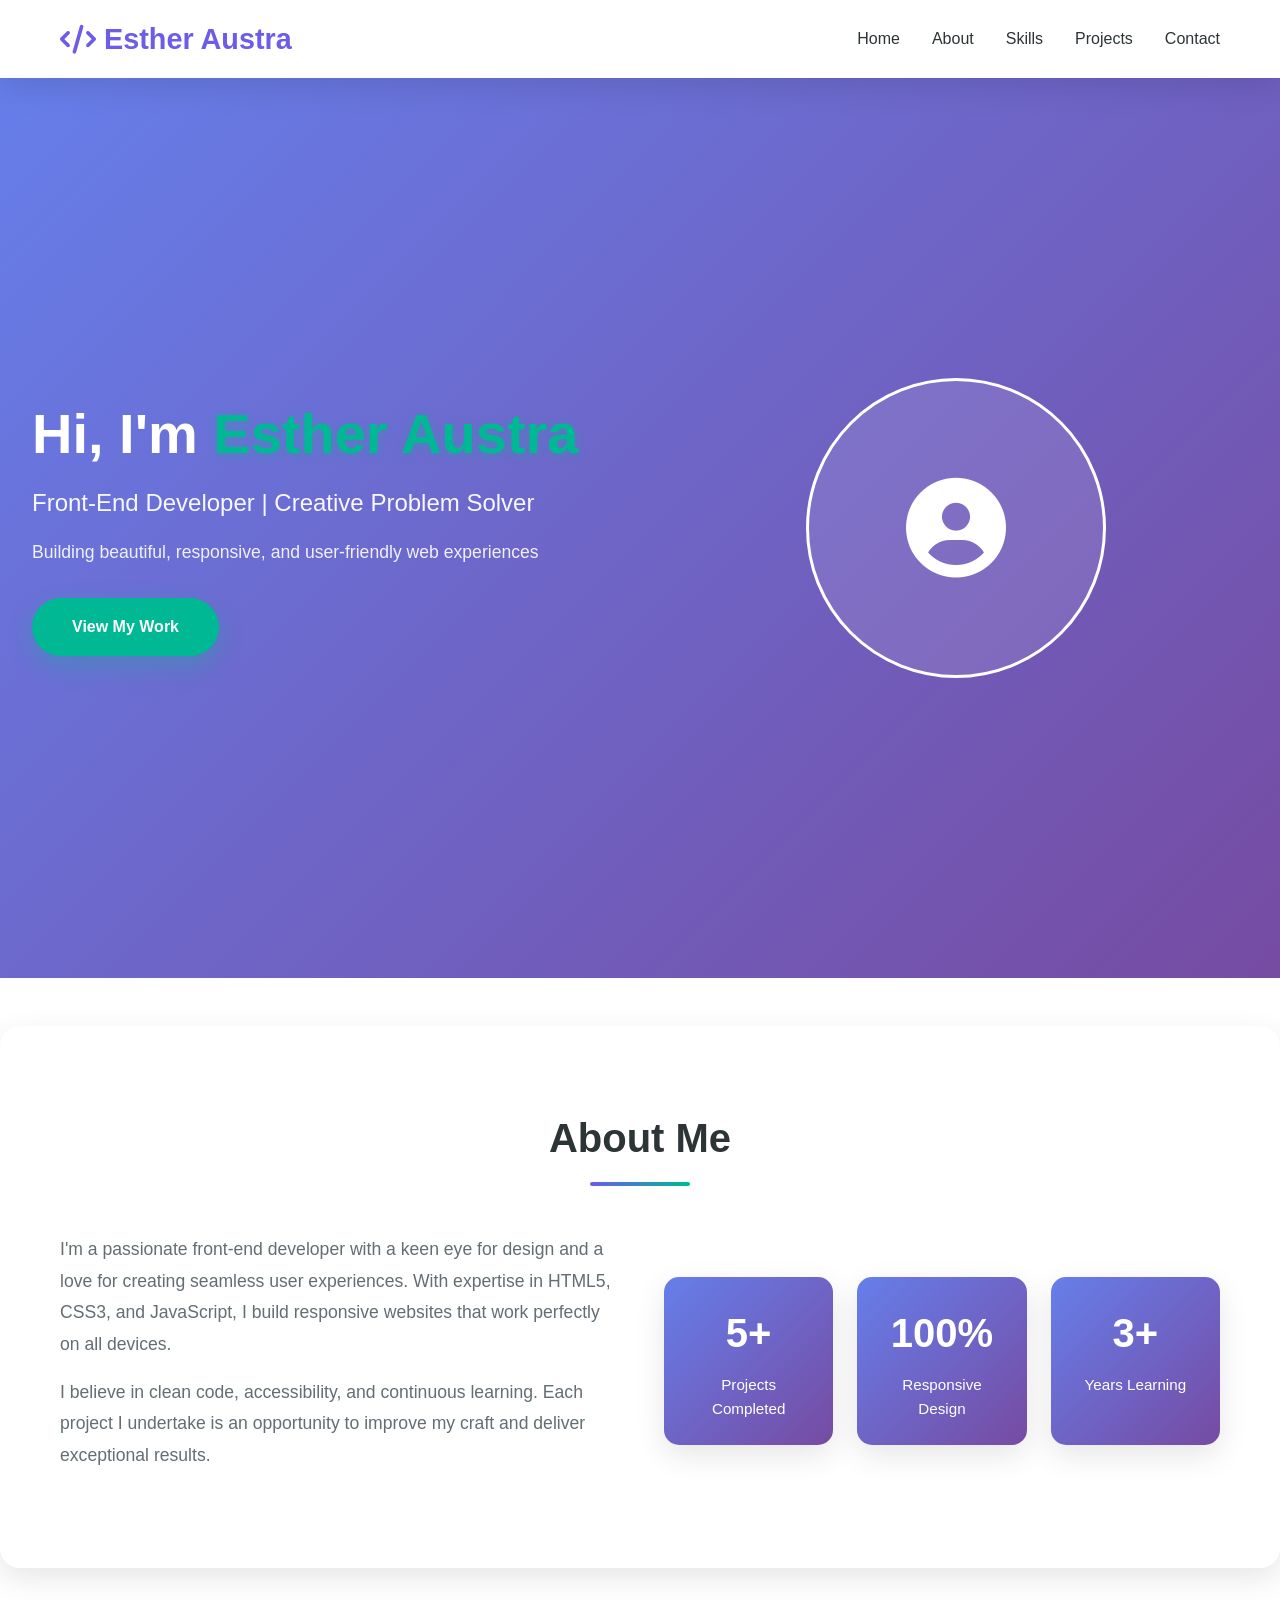
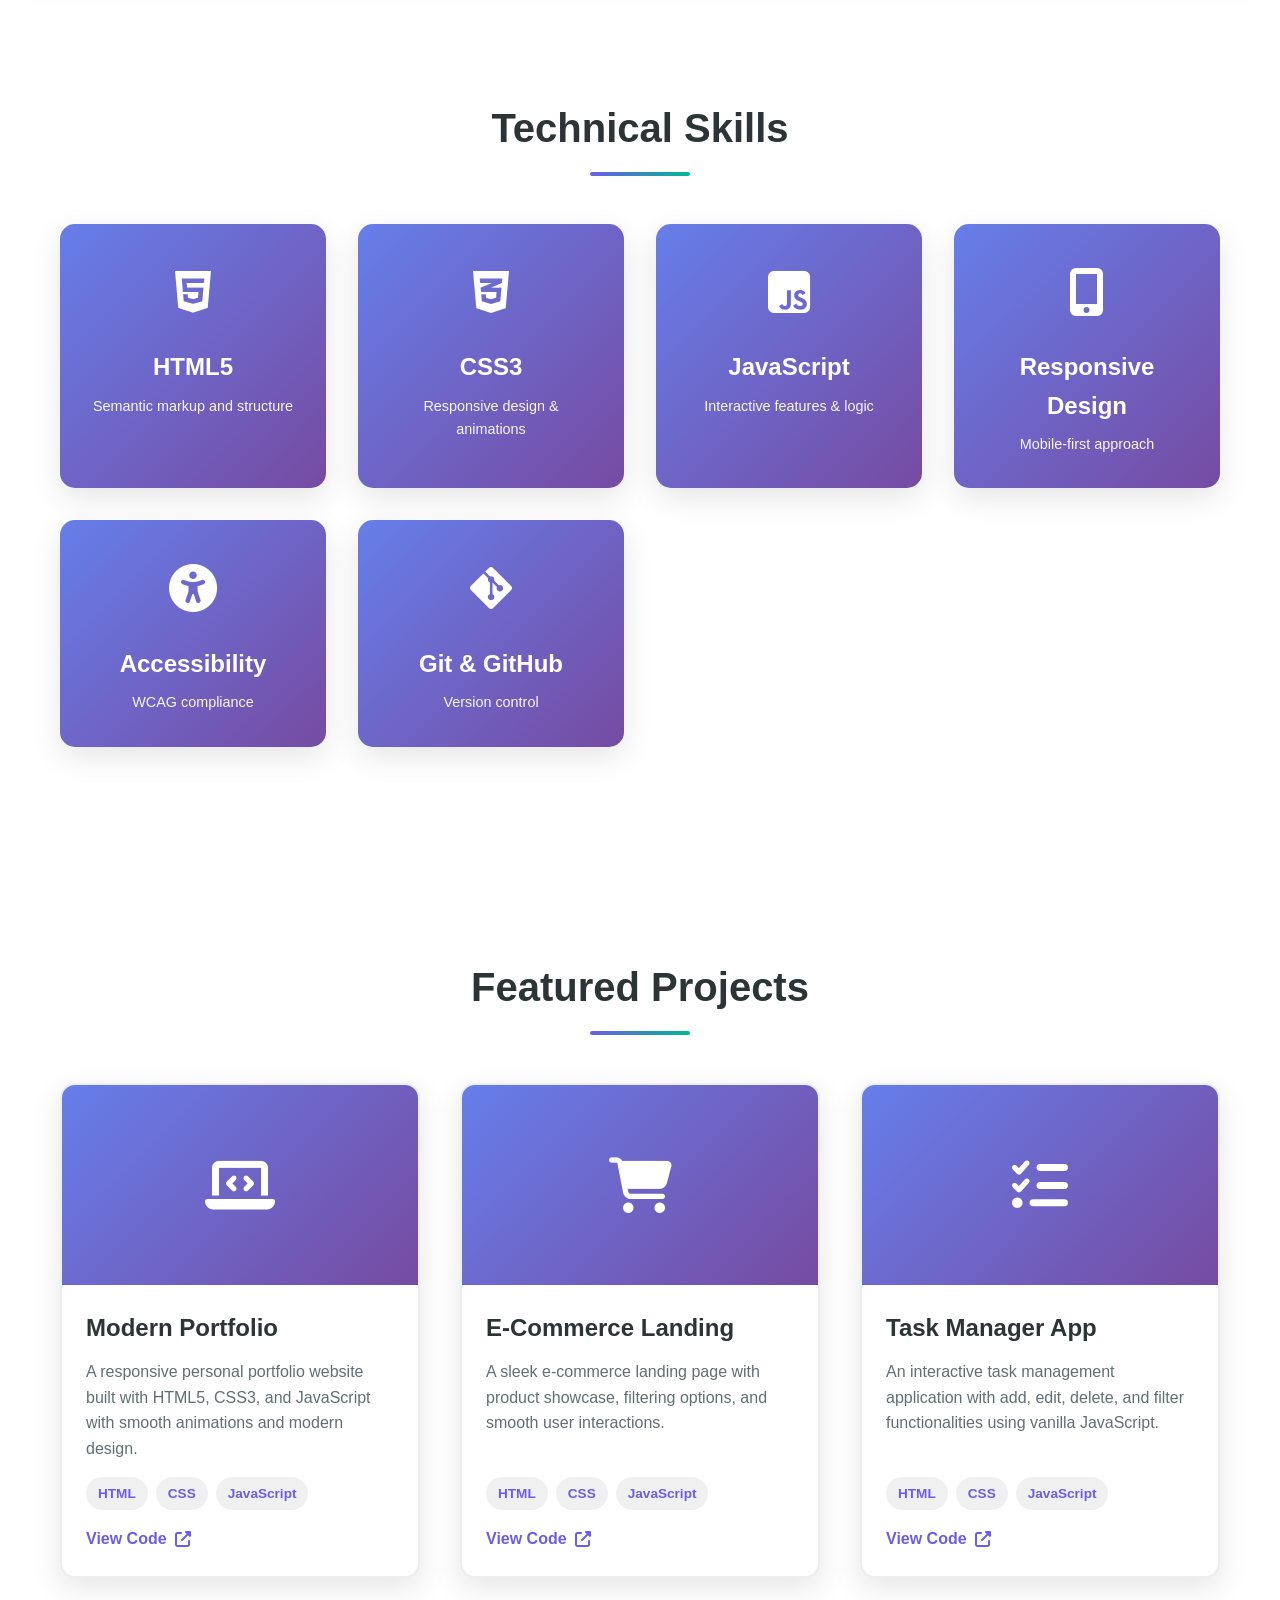
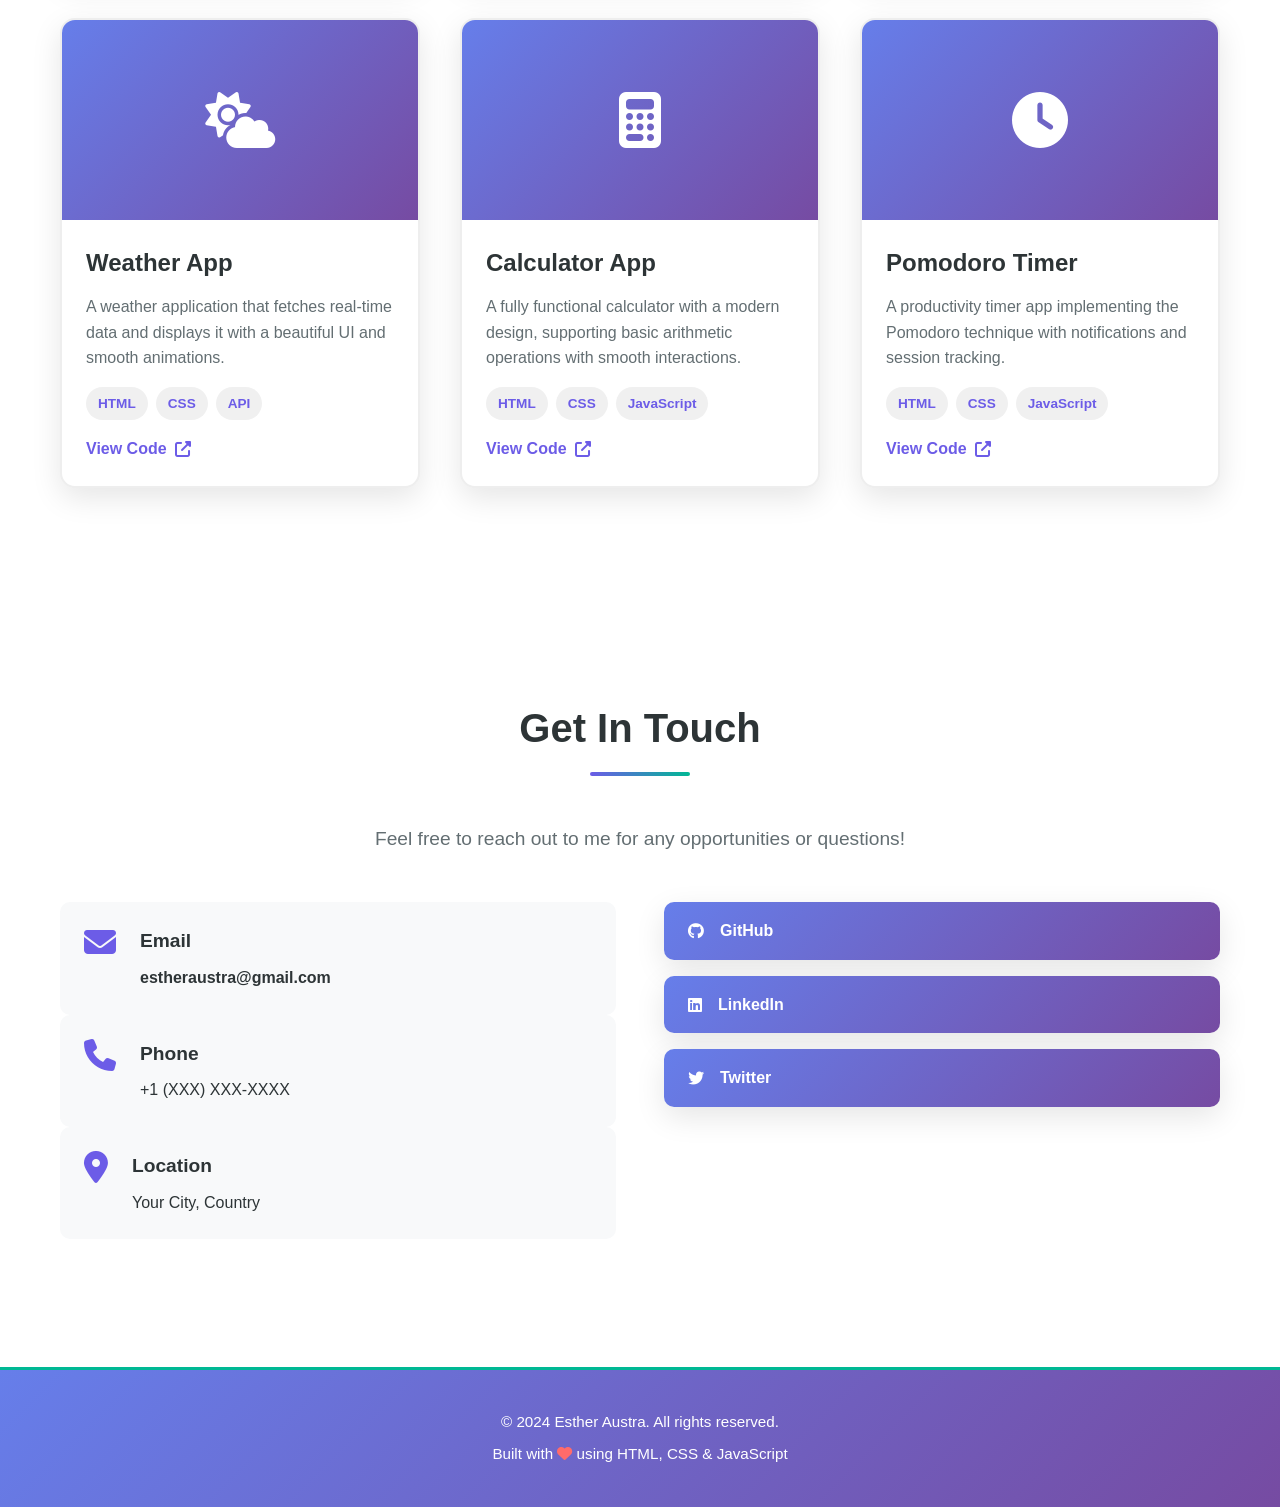
<file: index.html>
<!DOCTYPE html>
<html lang="en">
<head>
    <meta charset="UTF-8">
    <meta name="viewport" content="width=device-width, initial-scale=1.0">
    <title>Esther Austra - Front-End Developer Portfolio</title>
    <link rel="stylesheet" href="https://cdnjs.cloudflare.com/ajax/libs/font-awesome/6.4.0/css/all.min.css">
    <link rel="stylesheet" href="style.css">
</head>
<body>
    <!-- Navigation -->
    <nav class="navbar">
        <div class="nav-container">
            <a href="#home" class="nav-logo">
                <i class="fas fa-code"></i> Esther Austra
            </a>
            <ul class="nav-menu" id="navMenu">
                <li class="nav-item">
                    <a href="#home" class="nav-link">Home</a>
                </li>
                <li class="nav-item">
                    <a href="#about" class="nav-link">About</a>
                </li>
                <li class="nav-item">
                    <a href="#skills" class="nav-link">Skills</a>
                </li>
                <li class="nav-item">
                    <a href="#projects" class="nav-link">Projects</a>
                </li>
                <li class="nav-item">
                    <a href="#contact" class="nav-link">Contact</a>
                </li>
            </ul>
            <div class="hamburger" id="hamburger">
                <span></span>
                <span></span>
                <span></span>
            </div>
        </div>
    </nav>

    <!-- Hero Section -->
    <section id="home" class="hero">
        <div class="hero-content">
            <h1 class="hero-title">Hi, I'm <span class="highlight">Esther Austra</span></h1>
            <p class="hero-subtitle">Front-End Developer | Creative Problem Solver</p>
            <p class="hero-description">Building beautiful, responsive, and user-friendly web experiences</p>
            <a href="#projects" class="cta-button">View My Work</a>
        </div>
        <div class="hero-image">
            <div class="circle-avatar">
                <i class="fas fa-user-circle"></i>
            </div>
        </div>
    </section>

    <!-- About Section -->
    <section id="about" class="about">
        <div class="container">
            <h2 class="section-title">About Me</h2>
            <div class="about-content">
                <div class="about-text">
                    <p>I'm a passionate front-end developer with a keen eye for design and a love for creating seamless user experiences. With expertise in HTML5, CSS3, and JavaScript, I build responsive websites that work perfectly on all devices.</p>
                    <p>I believe in clean code, accessibility, and continuous learning. Each project I undertake is an opportunity to improve my craft and deliver exceptional results.</p>
                </div>
                <div class="about-stats">
                    <div class="stat">
                        <h3>5+</h3>
                        <p>Projects Completed</p>
                    </div>
                    <div class="stat">
                        <h3>100%</h3>
                        <p>Responsive Design</p>
                    </div>
                    <div class="stat">
                        <h3>3+</h3>
                        <p>Years Learning</p>
                    </div>
                </div>
            </div>
        </div>
    </section>

    <!-- Skills Section -->
    <section id="skills" class="skills">
        <div class="container">
            <h2 class="section-title">Technical Skills</h2>
            <div class="skills-grid">
                <div class="skill-card">
                    <div class="skill-icon">
                        <i class="fab fa-html5"></i>
                    </div>
                    <h3>HTML5</h3>
                    <p>Semantic markup and structure</p>
                </div>
                <div class="skill-card">
                    <div class="skill-icon">
                        <i class="fab fa-css3-alt"></i>
                    </div>
                    <h3>CSS3</h3>
                    <p>Responsive design & animations</p>
                </div>
                <div class="skill-card">
                    <div class="skill-icon">
                        <i class="fab fa-js-square"></i>
                    </div>
                    <h3>JavaScript</h3>
                    <p>Interactive features & logic</p>
                </div>
                <div class="skill-card">
                    <div class="skill-icon">
                        <i class="fas fa-mobile-alt"></i>
                    </div>
                    <h3>Responsive Design</h3>
                    <p>Mobile-first approach</p>
                </div>
                <div class="skill-card">
                    <div class="skill-icon">
                        <i class="fas fa-universal-access"></i>
                    </div>
                    <h3>Accessibility</h3>
                    <p>WCAG compliance</p>
                </div>
                <div class="skill-card">
                    <div class="skill-icon">
                        <i class="fab fa-git-alt"></i>
                    </div>
                    <h3>Git & GitHub</h3>
                    <p>Version control</p>
                </div>
            </div>
        </div>
    </section>

    <!-- Projects Section -->
    <section id="projects" class="projects">
        <div class="container">
            <h2 class="section-title">Featured Projects</h2>
            <div class="projects-grid">
                <div class="project-card">
                    <div class="project-image">
                        <i class="fas fa-laptop-code"></i>
                    </div>
                    <div class="project-content">
                        <h3>Modern Portfolio</h3>
                        <p>A responsive personal portfolio website built with HTML5, CSS3, and JavaScript with smooth animations and modern design.</p>
                        <div class="project-tags">
                            <span class="tag">HTML</span>
                            <span class="tag">CSS</span>
                            <span class="tag">JavaScript</span>
                        </div>
                        <a href="https://github.com/estheraustra-stack/modern-portfolio" class="project-link" target="_blank">
                            View Code <i class="fas fa-external-link-alt"></i>
                        </a>
                    </div>
                </div>

                <div class="project-card">
                    <div class="project-image">
                        <i class="fas fa-shopping-cart"></i>
                    </div>
                    <div class="project-content">
                        <h3>E-Commerce Landing</h3>
                        <p>A sleek e-commerce landing page with product showcase, filtering options, and smooth user interactions.</p>
                        <div class="project-tags">
                            <span class="tag">HTML</span>
                            <span class="tag">CSS</span>
                            <span class="tag">JavaScript</span>
                        </div>
                        <a href="#" class="project-link">
                            View Code <i class="fas fa-external-link-alt"></i>
                        </a>
                    </div>
                </div>

                <div class="project-card">
                    <div class="project-image">
                        <i class="fas fa-tasks"></i>
                    </div>
                    <div class="project-content">
                        <h3>Task Manager App</h3>
                        <p>An interactive task management application with add, edit, delete, and filter functionalities using vanilla JavaScript.</p>
                        <div class="project-tags">
                            <span class="tag">HTML</span>
                            <span class="tag">CSS</span>
                            <span class="tag">JavaScript</span>
                        </div>
                        <a href="#" class="project-link">
                            View Code <i class="fas fa-external-link-alt"></i>
                        </a>
                    </div>
                </div>

                <div class="project-card">
                    <div class="project-image">
                        <i class="fas fa-cloud-sun"></i>
                    </div>
                    <div class="project-content">
                        <h3>Weather App</h3>
                        <p>A weather application that fetches real-time data and displays it with a beautiful UI and smooth animations.</p>
                        <div class="project-tags">
                            <span class="tag">HTML</span>
                            <span class="tag">CSS</span>
                            <span class="tag">API</span>
                        </div>
                        <a href="#" class="project-link">
                            View Code <i class="fas fa-external-link-alt"></i>
                        </a>
                    </div>
                </div>

                <div class="project-card">
                    <div class="project-image">
                        <i class="fas fa-calculator"></i>
                    </div>
                    <div class="project-content">
                        <h3>Calculator App</h3>
                        <p>A fully functional calculator with a modern design, supporting basic arithmetic operations with smooth interactions.</p>
                        <div class="project-tags">
                            <span class="tag">HTML</span>
                            <span class="tag">CSS</span>
                            <span class="tag">JavaScript</span>
                        </div>
                        <a href="#" class="project-link">
                            View Code <i class="fas fa-external-link-alt"></i>
                        </a>
                    </div>
                </div>

                <div class="project-card">
                    <div class="project-image">
                        <i class="fas fa-clock"></i>
                    </div>
                    <div class="project-content">
                        <h3>Pomodoro Timer</h3>
                        <p>A productivity timer app implementing the Pomodoro technique with notifications and session tracking.</p>
                        <div class="project-tags">
                            <span class="tag">HTML</span>
                            <span class="tag">CSS</span>
                            <span class="tag">JavaScript</span>
                        </div>
                        <a href="#" class="project-link">
                            View Code <i class="fas fa-external-link-alt"></i>
                        </a>
                    </div>
                </div>
            </div>
        </div>
    </section>

    <!-- Contact Section -->
    <section id="contact" class="contact">
        <div class="container">
            <h2 class="section-title">Get In Touch</h2>
            <p class="contact-subtitle">Feel free to reach out to me for any opportunities or questions!</p>
            <div class="contact-content">
                <div class="contact-info">
                    <div class="contact-item">
                        <i class="fas fa-envelope"></i>
                        <div>
                            <h4>Email</h4>
                            <a href="mailto:estheraustra@gmail.com">estheraustra@gmail.com</a>
                        </div>
                    </div>
                    <div class="contact-item">
                        <i class="fas fa-phone"></i>
                        <div>
                            <h4>Phone</h4>
                            <p>+1 (XXX) XXX-XXXX</p>
                        </div>
                    </div>
                    <div class="contact-item">
                        <i class="fas fa-map-marker-alt"></i>
                        <div>
                            <h4>Location</h4>
                            <p>Your City, Country</p>
                        </div>
                    </div>
                </div>
                <div class="social-links">
                    <a href="https://github.com/estheraustra-stack" target="_blank" class="social-link">
                        <i class="fab fa-github"></i> GitHub
                    </a>
                    <a href="https://linkedin.com/in/austraesther" target="_blank" class="social-link">
                        <i class="fab fa-linkedin"></i> LinkedIn
                    </a>
                    <a href="https://twitter.com" target="_blank" class="social-link">
                        <i class="fab fa-twitter"></i> Twitter
                    </a>
                </div>
            </div>
        </div>
    </section>

    <!-- Footer -->
    <footer class="footer">
        <div class="container">
            <p>&copy; 2024 Esther Austra. All rights reserved.</p>
            <p>Built with <i class="fas fa-heart"></i> using HTML, CSS & JavaScript</p>
        </div>
    </footer>

    <script src="script.js"></script>
</body>
</html>
</file>
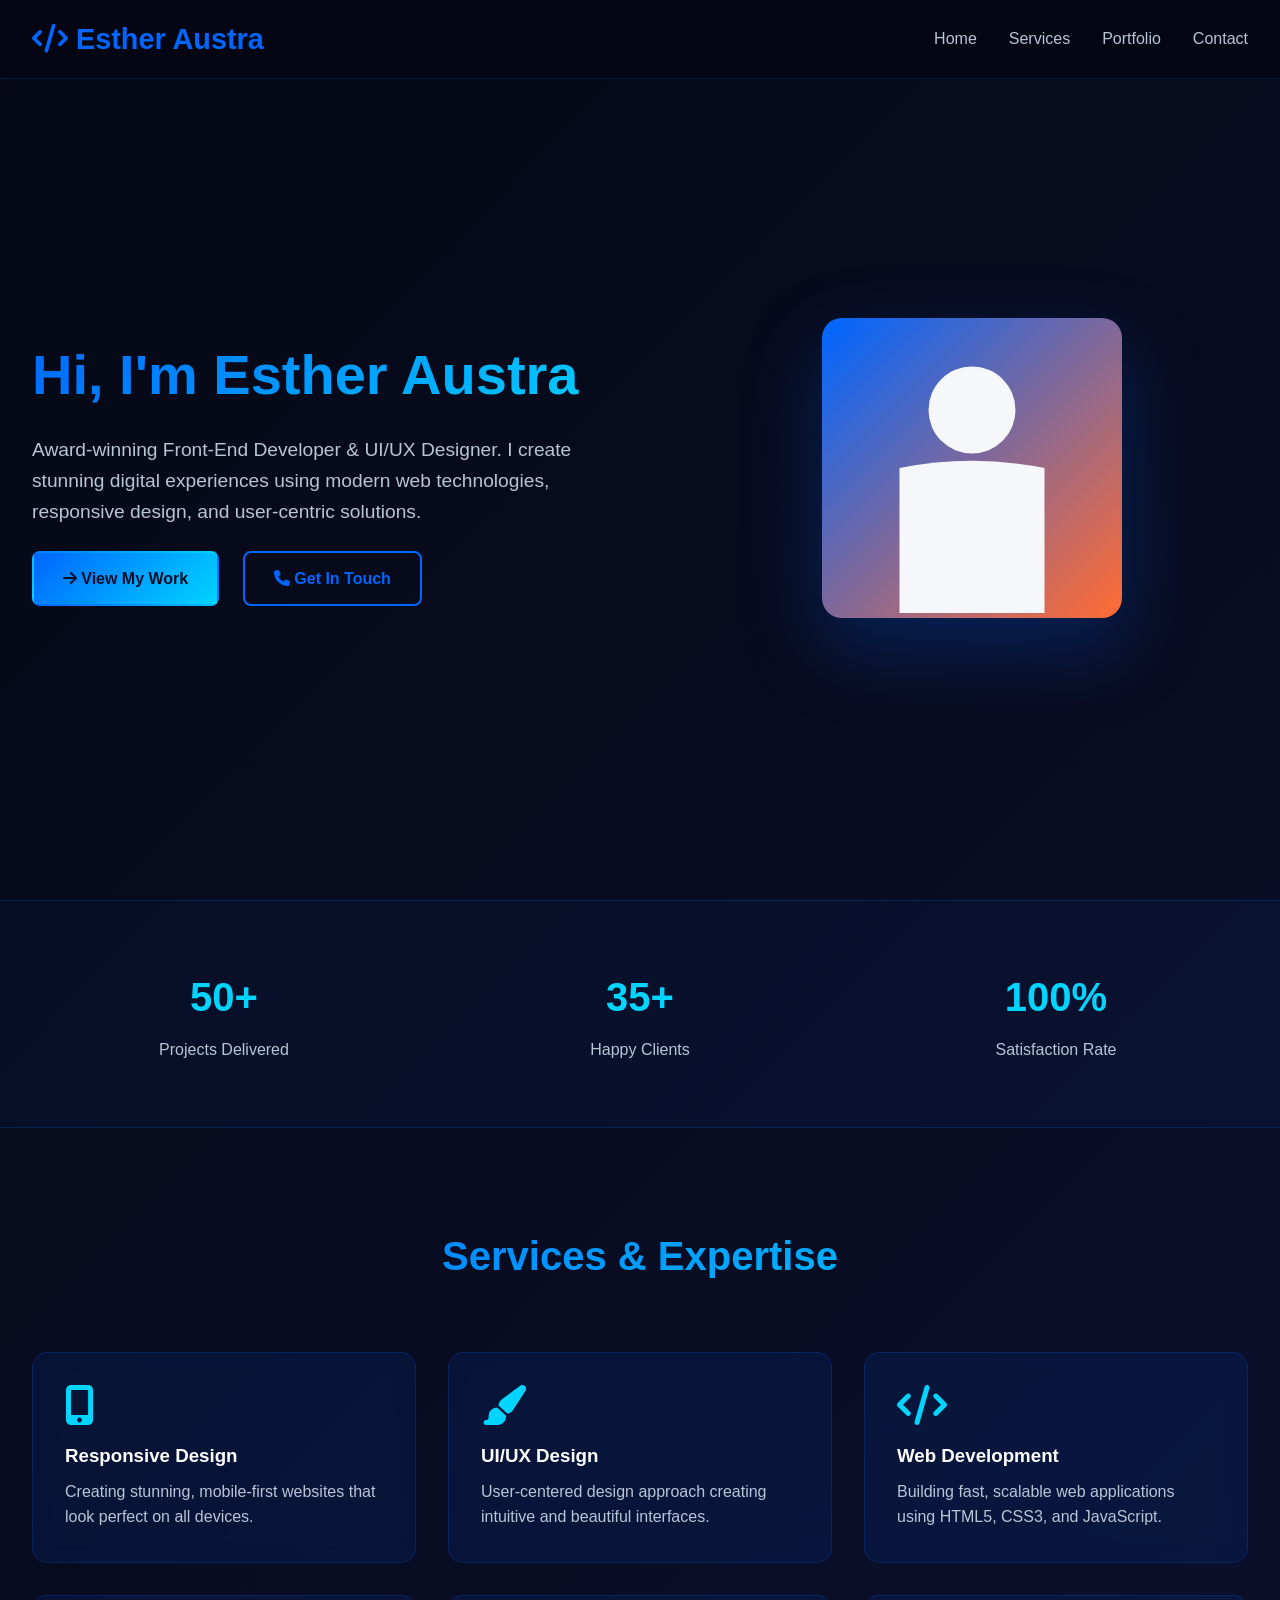
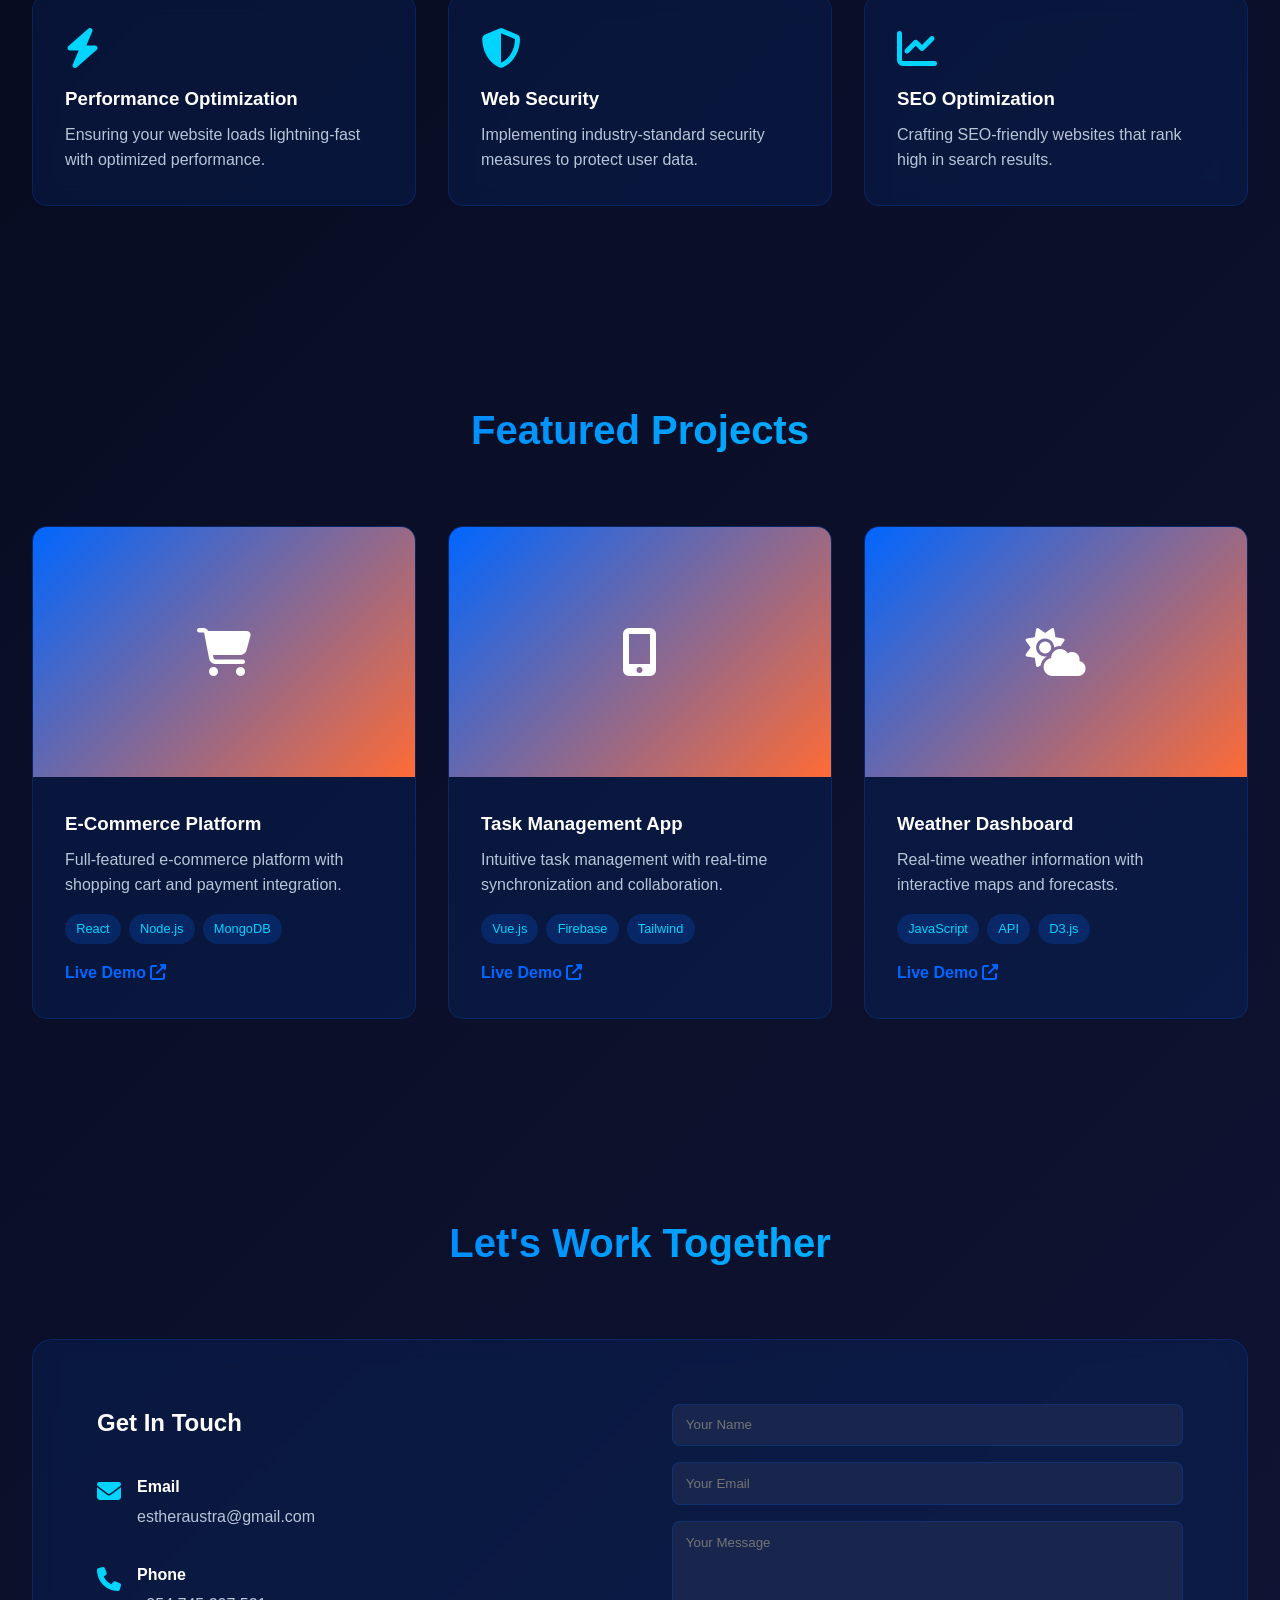
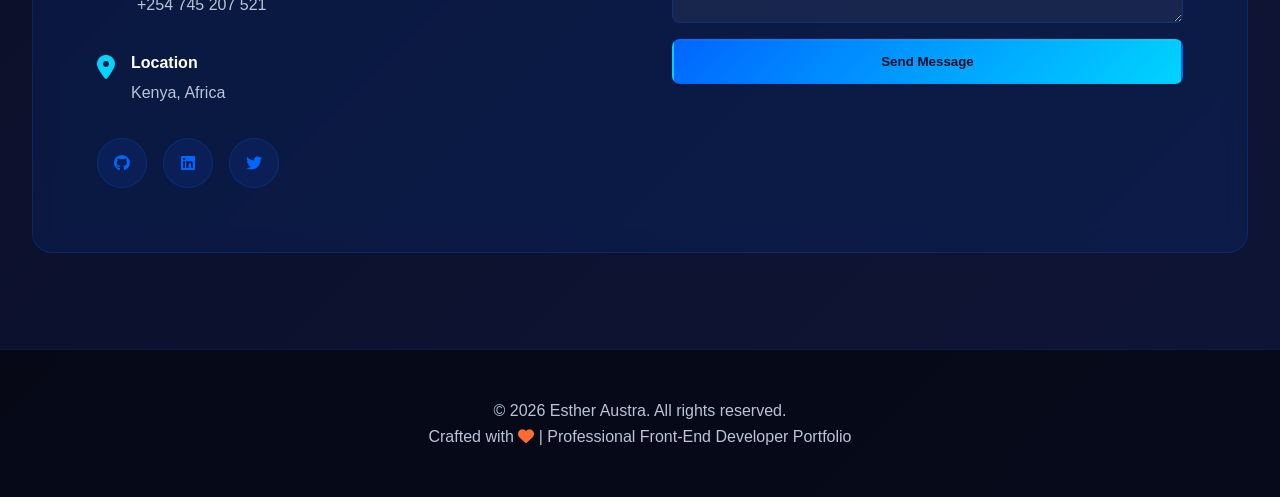
<file: portfolio.html>
<!DOCTYPE html>
<html lang="en">
<head>
    <meta charset="UTF-8">
    <meta name="viewport" content="width=device-width, initial-scale=1.0">
    <meta name="description" content="Esther Austra - Professional Front-End Developer Portfolio. Phone: +254745207521">
    <title>Esther Austra | Front-End Developer & Designer</title>
    <link rel="stylesheet" href="https://cdnjs.cloudflare.com/ajax/libs/font-awesome/6.4.0/css/all.min.css">
    <style>
        * {
            margin: 0;
            padding: 0;
            box-sizing: border-box;
        }

        :root {
            --primary: #0066ff;
            --secondary: #ff6b35;
            --accent: #00d4ff;
            --dark: #0a0e27;
            --darker: #050814;
            --text: #ffffff;
            --text-gray: #b8c5d6;
        }

        body {
            font-family: 'Segoe UI', Tahoma, Geneva, Verdana, sans-serif;
            background: linear-gradient(135deg, #050814 0%, #0a0e27 50%, #0f1535 100%);
            color: var(--text);
            line-height: 1.6;
            overflow-x: hidden;
        }

        nav {
            position: fixed;
            top: 0;
            width: 100%;
            background: rgba(5, 8, 20, 0.95);
            backdrop-filter: blur(10px);
            border-bottom: 1px solid rgba(0, 102, 255, 0.2);
            padding: 1rem 2rem;
            z-index: 1000;
            display: flex;
            justify-content: space-between;
            align-items: center;
        }

        .logo {
            font-size: 1.8rem;
            font-weight: 700;
            color: var(--primary);
            text-decoration: none;
        }

        .nav-menu {
            display: flex;
            gap: 2rem;
            list-style: none;
        }

        .nav-menu a {
            color: var(--text-gray);
            text-decoration: none;
            transition: color 0.3s;
        }

        .nav-menu a:hover {
            color: var(--primary);
        }

        .hamburger {
            display: none;
            flex-direction: column;
            cursor: pointer;
        }

        .hamburger span {
            width: 25px;
            height: 3px;
            background: var(--primary);
            margin: 5px 0;
        }

        .hero {
            min-height: 100vh;
            display: flex;
            align-items: center;
            justify-content: space-between;
            padding: 100px 2rem 4rem;
            max-width: 1400px;
            margin: 0 auto;
            gap: 4rem;
        }

        .hero-text h1 {
            font-size: 3.5rem;
            margin-bottom: 1rem;
            background: linear-gradient(135deg, var(--primary), var(--accent));
            -webkit-background-clip: text;
            -webkit-text-fill-color: transparent;
        }

        .hero-text p {
            font-size: 1.2rem;
            color: var(--text-gray);
            margin-bottom: 1.5rem;
            max-width: 600px;
        }

        .cta-buttons {
            display: flex;
            gap: 1.5rem;
            flex-wrap: wrap;
        }

        .btn {
            padding: 0.8rem 1.8rem;
            border-radius: 8px;
            text-decoration: none;
            font-weight: 600;
            transition: all 0.3s;
            border: 2px solid transparent;
            cursor: pointer;
        }

        .btn-primary {
            background: linear-gradient(135deg, var(--primary), var(--accent));
            color: var(--dark);
        }

        .btn-primary:hover {
            transform: translateY(-3px);
            box-shadow: 0 20px 50px rgba(0, 102, 255, 0.4);
        }

        .btn-secondary {
            border-color: var(--primary);
            color: var(--primary);
        }

        .btn-secondary:hover {
            background: var(--primary);
            color: var(--dark);
        }

        .hero-image {
            flex: 1;
            display: flex;
            justify-content: center;
            align-items: center;
        }

        .avatar {
            width: 300px;
            height: 300px;
            border-radius: 20px;
            background: linear-gradient(135deg, var(--primary), var(--secondary));
            padding: 5px;
            display: flex;
            align-items: center;
            justify-content: center;
            box-shadow: 0 30px 80px rgba(0, 102, 255, 0.25);
            animation: float 3s ease-in-out infinite;
        }

        .avatar svg {
            width: 100%;
            height: 100%;
            border-radius: 15px;
        }

        @keyframes float {
            0%, 100% { transform: translateY(0); }
            50% { transform: translateY(-20px); }
        }

        .stats {
            background: rgba(0, 102, 255, 0.05);
            border-top: 1px solid rgba(0, 102, 255, 0.2);
            border-bottom: 1px solid rgba(0, 102, 255, 0.2);
            padding: 4rem 2rem;
        }

        .stats-container {
            max-width: 1400px;
            margin: 0 auto;
            display: grid;
            grid-template-columns: repeat(auto-fit, minmax(250px, 1fr));
            gap: 2rem;
            text-align: center;
        }

        .stat h3 {
            font-size: 2.5rem;
            color: var(--accent);
            margin-bottom: 0.5rem;
        }

        .stat p {
            color: var(--text-gray);
        }

        .services {
            padding: 6rem 2rem;
            max-width: 1400px;
            margin: 0 auto;
        }

        .section-title {
            font-size: 2.5rem;
            text-align: center;
            margin-bottom: 4rem;
            background: linear-gradient(135deg, var(--primary), var(--accent));
            -webkit-background-clip: text;
            -webkit-text-fill-color: transparent;
        }

        .services-grid {
            display: grid;
            grid-template-columns: repeat(auto-fit, minmax(300px, 1fr));
            gap: 2rem;
        }

        .service-card {
            background: rgba(0, 102, 255, 0.1);
            border: 1px solid rgba(0, 102, 255, 0.2);
            backdrop-filter: blur(10px);
            padding: 2rem;
            border-radius: 15px;
            transition: all 0.3s;
        }

        .service-card:hover {
            transform: translateY(-10px);
            border-color: var(--primary);
            box-shadow: 0 20px 50px rgba(0, 102, 255, 0.3);
        }

        .service-card i {
            font-size: 2.5rem;
            color: var(--accent);
            margin-bottom: 1rem;
        }

        .service-card h3 {
            margin-bottom: 0.5rem;
            color: var(--text);
        }

        .service-card p {
            color: var(--text-gray);
        }

        .portfolio {
            padding: 6rem 2rem;
            max-width: 1400px;
            margin: 0 auto;
        }

        .portfolio-grid {
            display: grid;
            grid-template-columns: repeat(auto-fit, minmax(320px, 1fr));
            gap: 2rem;
        }

        .project-card {
            background: rgba(0, 102, 255, 0.1);
            border: 1px solid rgba(0, 102, 255, 0.2);
            border-radius: 15px;
            overflow: hidden;
            transition: all 0.3s;
        }

        .project-card:hover {
            transform: translateY(-10px);
            border-color: var(--primary);
            box-shadow: 0 20px 50px rgba(0, 102, 255, 0.3);
        }

        .project-image {
            height: 250px;
            background: linear-gradient(135deg, var(--primary), var(--secondary));
            display: flex;
            align-items: center;
            justify-content: center;
            font-size: 3rem;
            color: white;
        }

        .project-content {
            padding: 2rem;
        }

        .project-content h3 {
            margin-bottom: 0.5rem;
            color: var(--text);
        }

        .project-content p {
            color: var(--text-gray);
            margin-bottom: 1rem;
        }

        .project-tags {
            display: flex;
            gap: 0.5rem;
            flex-wrap: wrap;
            margin-bottom: 1rem;
        }

        .tag {
            background: rgba(0, 102, 255, 0.2);
            color: var(--accent);
            padding: 0.3rem 0.7rem;
            border-radius: 15px;
            font-size: 0.8rem;
        }

        .project-link {
            color: var(--primary);
            text-decoration: none;
            font-weight: 600;
        }

        .project-link:hover {
            color: var(--accent);
        }

        .contact {
            padding: 6rem 2rem;
            max-width: 1400px;
            margin: 0 auto;
        }

        .contact-wrapper {
            background: rgba(0, 102, 255, 0.1);
            border: 1px solid rgba(0, 102, 255, 0.2);
            backdrop-filter: blur(10px);
            padding: 4rem;
            border-radius: 20px;
            display: grid;
            grid-template-columns: 1fr 1fr;
            gap: 4rem;
            align-items: start;
        }

        .contact-info h3 {
            font-size: 1.5rem;
            margin-bottom: 2rem;
            color: var(--text);
        }

        .contact-item {
            display: flex;
            gap: 1rem;
            margin-bottom: 2rem;
            align-items: flex-start;
        }

        .contact-item i {
            font-size: 1.5rem;
            color: var(--accent);
            margin-top: 0.3rem;
        }

        .contact-item h4 {
            color: var(--text);
            margin-bottom: 0.3rem;
        }

        .contact-item p, .contact-item a {
            color: var(--text-gray);
            text-decoration: none;
        }

        .contact-item a:hover {
            color: var(--accent);
        }

        .contact-form {
            display: flex;
            flex-direction: column;
            gap: 1rem;
        }

        .contact-form input, .contact-form textarea {
            padding: 0.8rem;
            background: rgba(255, 255, 255, 0.05);
            border: 1px solid rgba(0, 102, 255, 0.2);
            border-radius: 8px;
            color: var(--text);
            font-family: inherit;
        }

        .contact-form input:focus, .contact-form textarea:focus {
            outline: none;
            border-color: var(--primary);
            background: rgba(0, 102, 255, 0.1);
        }

        .social-links {
            display: flex;
            gap: 1rem;
            margin-top: 2rem;
        }

        .social-link {
            width: 50px;
            height: 50px;
            display: flex;
            align-items: center;
            justify-content: center;
            background: rgba(0, 102, 255, 0.1);
            border: 1px solid rgba(0, 102, 255, 0.2);
            border-radius: 50%;
            color: var(--primary);
            text-decoration: none;
            transition: all 0.3s;
        }

        .social-link:hover {
            background: var(--primary);
            color: var(--dark);
            transform: translateY(-5px);
        }

        footer {
            background: rgba(0, 0, 0, 0.5);
            border-top: 1px solid rgba(0, 102, 255, 0.2);
            padding: 3rem 2rem;
            text-align: center;
            color: var(--text-gray);
        }

        @media (max-width: 768px) {
            .hamburger { display: flex; }
            .nav-menu { display: none; }
            .hero { flex-direction: column; padding: 80px 1rem 2rem; }
            .hero-text h1 { font-size: 2rem; }
            .avatar { width: 250px; height: 250px; }
            .contact-wrapper { grid-template-columns: 1fr; gap: 2rem; padding: 2rem; }
            .section-title { font-size: 2rem; }
        }
    </style>
</head>
<body>
    <nav>
        <a href="#home" class="logo"><i class="fas fa-code"></i> Esther Austra</a>
        <ul class="nav-menu" id="navMenu">
            <li><a href="#home">Home</a></li>
            <li><a href="#services">Services</a></li>
            <li><a href="#portfolio">Portfolio</a></li>
            <li><a href="#contact">Contact</a></li>
        </ul>
        <div class="hamburger" id="hamburger">
            <span></span><span></span><span></span>
        </div>
    </nav>

    <section id="home" class="hero">
        <div class="hero-text">
            <h1>Hi, I'm Esther Austra</h1>
            <p>Award-winning Front-End Developer & UI/UX Designer. I create stunning digital experiences using modern web technologies, responsive design, and user-centric solutions.</p>
            <div class="cta-buttons">
                <a href="#portfolio" class="btn btn-primary"><i class="fas fa-arrow-right"></i> View My Work</a>
                <a href="#contact" class="btn btn-secondary"><i class="fas fa-phone"></i> Get In Touch</a>
            </div>
        </div>

        <div class="hero-image">
            <div class="avatar">
                <svg viewBox="0 0 400 400" xmlns="http://www.w3.org/2000/svg">
                    <defs>
                        <linearGradient id="bgGrad" x1="0%" y1="0%" x2="100%" y2="100%">
                            <stop offset="0%" style="stop-color:#0066ff;stop-opacity:1" />
                            <stop offset="100%" style="stop-color:#ff6b35;stop-opacity:1" />
                        </linearGradient>
                    </defs>
                    <rect width="400" height="400" fill="url(#bgGrad)"/>
                    <circle cx="200" cy="120" r="60" fill="#f5f7fa"/>
                    <path d="M 100 200 Q 200 180 300 200 L 300 400 L 100 400 Z" fill="#f5f7fa"/>
                </svg>
            </div>
        </div>
    </section>

    <section class="stats">
        <div class="stats-container">
            <div class="stat"><h3>50+</h3><p>Projects Delivered</p></div>
            <div class="stat"><h3>35+</h3><p>Happy Clients</p></div>
            <div class="stat"><h3>100%</h3><p>Satisfaction Rate</p></div>
        </div>
    </section>

    <section id="services" class="services">
        <h2 class="section-title">Services & Expertise</h2>
        <div class="services-grid">
            <div class="service-card"><i class="fas fa-mobile-alt"></i><h3>Responsive Design</h3><p>Creating stunning, mobile-first websites that look perfect on all devices.</p></div>
            <div class="service-card"><i class="fas fa-paint-brush"></i><h3>UI/UX Design</h3><p>User-centered design approach creating intuitive and beautiful interfaces.</p></div>
            <div class="service-card"><i class="fas fa-code"></i><h3>Web Development</h3><p>Building fast, scalable web applications using HTML5, CSS3, and JavaScript.</p></div>
            <div class="service-card"><i class="fas fa-zap"></i><h3>Performance Optimization</h3><p>Ensuring your website loads lightning-fast with optimized performance.</p></div>
            <div class="service-card"><i class="fas fa-shield-alt"></i><h3>Web Security</h3><p>Implementing industry-standard security measures to protect user data.</p></div>
            <div class="service-card"><i class="fas fa-chart-line"></i><h3>SEO Optimization</h3><p>Crafting SEO-friendly websites that rank high in search results.</p></div>
        </div>
    </section>

    <section id="portfolio" class="portfolio">
        <h2 class="section-title">Featured Projects</h2>
        <div class="portfolio-grid">
            <div class="project-card">
                <div class="project-image"><i class="fas fa-shopping-cart"></i></div>
                <div class="project-content">
                    <h3>E-Commerce Platform</h3>
                    <p>Full-featured e-commerce platform with shopping cart and payment integration.</p>
                    <div class="project-tags"><span class="tag">React</span><span class="tag">Node.js</span><span class="tag">MongoDB</span></div>
                    <a href="#" class="project-link">Live Demo <i class="fas fa-external-link-alt"></i></a>
                </div>
            </div>

            <div class="project-card">
                <div class="project-image"><i class="fas fa-mobile-alt"></i></div>
                <div class="project-content">
                    <h3>Task Management App</h3>
                    <p>Intuitive task management with real-time synchronization and collaboration.</p>
                    <div class="project-tags"><span class="tag">Vue.js</span><span class="tag">Firebase</span><span class="tag">Tailwind</span></div>
                    <a href="#" class="project-link">Live Demo <i class="fas fa-external-link-alt"></i></a>
                </div>
            </div>

            <div class="project-card">
                <div class="project-image"><i class="fas fa-cloud-sun"></i></div>
                <div class="project-content">
                    <h3>Weather Dashboard</h3>
                    <p>Real-time weather information with interactive maps and forecasts.</p>
                    <div class="project-tags"><span class="tag">JavaScript</span><span class="tag">API</span><span class="tag">D3.js</span></div>
                    <a href="#" class="project-link">Live Demo <i class="fas fa-external-link-alt"></i></a>
                </div>
            </div>
        </div>
    </section>

    <section id="contact" class="contact">
        <h2 class="section-title">Let's Work Together</h2>
        <div class="contact-wrapper">
            <div class="contact-info">
                <h3>Get In Touch</h3>
                <div class="contact-item">
                    <i class="fas fa-envelope"></i>
                    <div>
                        <h4>Email</h4>
                        <a href="mailto:estheraustra@gmail.com">estheraustra@gmail.com</a>
                    </div>
                </div>
                <div class="contact-item">
                    <i class="fas fa-phone"></i>
                    <div>
                        <h4>Phone</h4>
                        <a href="tel:+254745207521">+254 745 207 521</a>
                    </div>
                </div>
                <div class="contact-item">
                    <i class="fas fa-map-marker-alt"></i>
                    <div>
                        <h4>Location</h4>
                        <p>Kenya, Africa</p>
                    </div>
                </div>
                <div class="social-links">
                    <a href="https://github.com/estheraustra-stack" class="social-link" target="_blank"><i class="fab fa-github"></i></a>
                    <a href="https://linkedin.com/in/austraesther" class="social-link" target="_blank"><i class="fab fa-linkedin"></i></a>
                    <a href="https://twitter.com" class="social-link" target="_blank"><i class="fab fa-twitter"></i></a>
                </div>
            </div>

            <form class="contact-form" id="contactForm">
                <input type="text" placeholder="Your Name" required>
                <input type="email" placeholder="Your Email" required>
                <textarea placeholder="Your Message" rows="5" required></textarea>
                <button type="submit" class="btn btn-primary">Send Message</button>
            </form>
        </div>
    </section>

    <footer>
        <p>&copy; 2026 Esther Austra. All rights reserved.</p>
        <p>Crafted with <i class="fas fa-heart" style="color: #ff6b35;"></i> | Professional Front-End Developer Portfolio</p>
    </footer>

    <script>
        const hamburger = document.getElementById('hamburger');
        const navMenu = document.getElementById('navMenu');

        hamburger.addEventListener('click', () => {
            navMenu.style.display = navMenu.style.display === 'flex' ? 'none' : 'flex';
        });

        document.querySelectorAll('a[href^="#"]').forEach(anchor => {
            anchor.addEventListener('click', function(e) {
                e.preventDefault();
                const target = document.querySelector(this.getAttribute('href'));
                if (target) {
                    target.scrollIntoView({ behavior: 'smooth' });
                    navMenu.style.display = 'none';
                }
            });
        });

        document.getElementById('contactForm').addEventListener('submit', (e) => {
            e.preventDefault();
            alert('Thank you for your message! I will get back to you soon.');
            e.target.reset();
        });

        window.addEventListener('resize', () => {
            if (window.innerWidth > 768) {
                navMenu.style.display = 'flex';
            } else {
                navMenu.style.display = 'none';
            }
        });
    </script>
</body>
</html>
</file>
<file: style.css>
/* Root Variables */
:root {
    --primary-color: #6c5ce7;
    --secondary-color: #00b894;
    --dark-bg: #1a1a2e;
    --light-bg: #f8f9fa;
    --text-dark: #2d3436;
    --text-light: #636e72;
    --white: #ffffff;
    --shadow: 0 10px 30px rgba(0, 0, 0, 0.1);
    --transition: all 0.3s ease;
}

/* Reset & Base Styles */
* {
    margin: 0;
    padding: 0;
    box-sizing: border-box;
}

html {
    scroll-behavior: smooth;
}

body {
    font-family: 'Segoe UI', Tahoma, Geneva, Verdana, sans-serif;
    line-height: 1.6;
    color: var(--text-dark);
    background: linear-gradient(135deg, #667eea 0%, #764ba2 100%);
    background-attachment: fixed;
    overflow-x: hidden;
}

.container {
    max-width: 1200px;
    margin: 0 auto;
    padding: 0 20px;
}

/* Navigation */
.navbar {
    background: var(--white);
    padding: 1rem 0;
    position: sticky;
    top: 0;
    z-index: 1000;
    box-shadow: var(--shadow);
    animation: slideDown 0.5s ease;
}

@keyframes slideDown {
    from {
        transform: translateY(-100%);
        opacity: 0;
    }
    to {
        transform: translateY(0);
        opacity: 1;
    }
}

.nav-container {
    max-width: 1200px;
    margin: 0 auto;
    padding: 0 20px;
    display: flex;
    justify-content: space-between;
    align-items: center;
}

.nav-logo {
    font-size: 1.8rem;
    font-weight: 700;
    color: var(--primary-color);
    text-decoration: none;
    display: flex;
    align-items: center;
    gap: 0.5rem;
    transition: var(--transition);
}

.nav-logo:hover {
    color: var(--secondary-color);
}

.nav-menu {
    display: flex;
    list-style: none;
    gap: 2rem;
    align-items: center;
}

.nav-link {
    text-decoration: none;
    color: var(--text-dark);
    font-weight: 500;
    transition: var(--transition);
    position: relative;
}

.nav-link::after {
    content: '';
    position: absolute;
    bottom: -5px;
    left: 0;
    width: 0;
    height: 2px;
    background: var(--primary-color);
    transition: var(--transition);
}

.nav-link:hover::after {
    width: 100%;
}

.hamburger {
    display: none;
    flex-direction: column;
    cursor: pointer;
}

.hamburger span {
    width: 25px;
    height: 3px;
    background: var(--text-dark);
    margin: 5px 0;
    transition: var(--transition);
    border-radius: 2px;
}

/* Responsive Navigation */
@media (max-width: 768px) {
    .nav-menu {
        position: absolute;
        top: 70px;
        left: -100%;
        flex-direction: column;
        background: var(--white);
        width: 100%;
        text-align: center;
        transition: var(--transition);
        box-shadow: var(--shadow);
        padding: 2rem 0;
    }

    .nav-menu.active {
        left: 0;
    }

    .hamburger {
        display: flex;
    }

    .hamburger.active span:nth-child(1) {
        transform: rotate(-45deg) translate(-5px, 6px);
    }

    .hamburger.active span:nth-child(2) {
        opacity: 0;
    }

    .hamburger.active span:nth-child(3) {
        transform: rotate(45deg) translate(-5px, -6px);
    }
}

/* Hero Section */
.hero {
    min-height: 100vh;
    display: flex;
    align-items: center;
    justify-content: space-between;
    padding: 2rem;
    gap: 3rem;
    background: linear-gradient(135deg, #667eea 0%, #764ba2 100%);
    color: var(--white);
    animation: fadeIn 0.8s ease;
}

@keyframes fadeIn {
    from {
        opacity: 0;
        transform: translateY(20px);
    }
    to {
        opacity: 1;
        transform: translateY(0);
    }
}

.hero-content {
    flex: 1;
}

.hero-title {
    font-size: 3.5rem;
    margin-bottom: 1rem;
    font-weight: 700;
    line-height: 1.2;
}

.highlight {
    color: var(--secondary-color);
    text-shadow: 0 2px 10px rgba(0, 184, 148, 0.3);
}

.hero-subtitle {
    font-size: 1.5rem;
    margin-bottom: 1rem;
    opacity: 0.95;
}

.hero-description {
    font-size: 1.1rem;
    margin-bottom: 2rem;
    opacity: 0.9;
}

.cta-button {
    display: inline-block;
    padding: 1rem 2.5rem;
    background: var(--secondary-color);
    color: var(--white);
    text-decoration: none;
    border-radius: 50px;
    font-weight: 600;
    transition: var(--transition);
    box-shadow: 0 10px 25px rgba(0, 184, 148, 0.3);
}

.cta-button:hover {
    transform: translateY(-3px);
    box-shadow: 0 15px 35px rgba(0, 184, 148, 0.4);
    background: darken(#00b894, 10%);
}

.hero-image {
    flex: 1;
    display: flex;
    justify-content: center;
    align-items: center;
}

.circle-avatar {
    width: 300px;
    height: 300px;
    background: rgba(255, 255, 255, 0.1);
    border: 3px solid var(--white);
    border-radius: 50%;
    display: flex;
    align-items: center;
    justify-content: center;
    font-size: 100px;
    color: var(--white);
    animation: float 3s ease-in-out infinite;
}

@keyframes float {
    0%, 100% { transform: translateY(0px); }
    50% { transform: translateY(-20px); }
}

@media (max-width: 768px) {
    .hero {
        flex-direction: column;
        text-align: center;
        min-height: auto;
        padding: 4rem 2rem;
    }

    .hero-title {
        font-size: 2.5rem;
    }

    .hero-subtitle {
        font-size: 1.2rem;
    }

    .circle-avatar {
        width: 200px;
        height: 200px;
        font-size: 70px;
    }
}

/* Section Title */
.section-title {
    font-size: 2.5rem;
    text-align: center;
    margin-bottom: 3rem;
    color: var(--text-dark);
    position: relative;
    padding-bottom: 1rem;
}

.section-title::after {
    content: '';
    position: absolute;
    bottom: 0;
    left: 50%;
    transform: translateX(-50%);
    width: 100px;
    height: 4px;
    background: linear-gradient(90deg, var(--primary-color), var(--secondary-color));
    border-radius: 2px;
}

/* About Section */
.about {
    padding: 5rem 2rem;
    background: var(--white);
    margin: 3rem 0;
    border-radius: 20px;
    box-shadow: var(--shadow);
}

.about-content {
    display: grid;
    grid-template-columns: 1fr 1fr;
    gap: 3rem;
    align-items: center;
}

.about-text {
    font-size: 1.1rem;
    line-height: 1.8;
    color: var(--text-light);
}

.about-text p {
    margin-bottom: 1rem;
}

.about-stats {
    display: grid;
    grid-template-columns: repeat(3, 1fr);
    gap: 1.5rem;
}

.stat {
    text-align: center;
    padding: 1.5rem;
    background: linear-gradient(135deg, #667eea 0%, #764ba2 100%);
    color: var(--white);
    border-radius: 15px;
    box-shadow: var(--shadow);
}

.stat h3 {
    font-size: 2.5rem;
    margin-bottom: 0.5rem;
}

.stat p {
    font-size: 0.95rem;
}

@media (max-width: 768px) {
    .about-content {
        grid-template-columns: 1fr;
    }

    .about-stats {
        grid-template-columns: 1fr;
    }
}

/* Skills Section */
.skills {
    padding: 5rem 2rem;
    background: var(--white);
    margin: 3rem 0;
    border-radius: 20px;
}

.skills-grid {
    display: grid;
    grid-template-columns: repeat(auto-fit, minmax(250px, 1fr));
    gap: 2rem;
}

.skill-card {
    background: linear-gradient(135deg, #667eea 0%, #764ba2 100%);
    padding: 2rem;
    border-radius: 15px;
    text-align: center;
    color: var(--white);
    transition: var(--transition);
    cursor: pointer;
    box-shadow: var(--shadow);
}

.skill-card:hover {
    transform: translateY(-10px);
    box-shadow: 0 15px 40px rgba(108, 92, 231, 0.3);
}

.skill-icon {
    font-size: 3rem;
    margin-bottom: 1rem;
}

.skill-card h3 {
    font-size: 1.5rem;
    margin-bottom: 0.5rem;
}

.skill-card p {
    font-size: 0.9rem;
    opacity: 0.95;
}

/* Projects Section */
.projects {
    padding: 5rem 2rem;
    background: var(--white);
    margin: 3rem 0;
    border-radius: 20px;
}

.projects-grid {
    display: grid;
    grid-template-columns: repeat(auto-fit, minmax(320px, 1fr));
    gap: 2.5rem;
}

.project-card {
    background: var(--white);
    border: 2px solid #eee;
    border-radius: 15px;
    overflow: hidden;
    transition: var(--transition);
    box-shadow: var(--shadow);
    display: flex;
    flex-direction: column;
}

.project-card:hover {
    border-color: var(--primary-color);
    box-shadow: 0 15px 40px rgba(108, 92, 231, 0.2);
    transform: translateY(-10px);
}

.project-image {
    height: 200px;
    background: linear-gradient(135deg, #667eea 0%, #764ba2 100%);
    display: flex;
    align-items: center;
    justify-content: center;
    font-size: 3.5rem;
    color: var(--white);
    transition: var(--transition);
}

.project-card:hover .project-image {
    transform: scale(1.05);
}

.project-content {
    padding: 1.5rem;
    flex-grow: 1;
    display: flex;
    flex-direction: column;
}

.project-content h3 {
    font-size: 1.5rem;
    margin-bottom: 0.75rem;
    color: var(--text-dark);
}

.project-content p {
    color: var(--text-light);
    margin-bottom: 1rem;
    flex-grow: 1;
}

.project-tags {
    display: flex;
    gap: 0.5rem;
    margin-bottom: 1rem;
    flex-wrap: wrap;
}

.tag {
    background: #f0f0f0;
    color: var(--primary-color);
    padding: 0.35rem 0.75rem;
    border-radius: 20px;
    font-size: 0.85rem;
    font-weight: 600;
}

.project-link {
    display: inline-flex;
    align-items: center;
    gap: 0.5rem;
    color: var(--primary-color);
    text-decoration: none;
    font-weight: 600;
    transition: var(--transition);
    width: fit-content;
}

.project-link:hover {
    color: var(--secondary-color);
    gap: 0.8rem;
}

/* Contact Section */
.contact {
    padding: 5rem 2rem;
    background: var(--white);
    margin: 3rem 0;
    border-radius: 20px;
}

.contact-subtitle {
    text-align: center;
    font-size: 1.2rem;
    color: var(--text-light);
    margin-bottom: 3rem;
}

.contact-content {
    display: grid;
    grid-template-columns: 1fr 1fr;
    gap: 3rem;
    align-items: start;
}

.contact-item {
    display: flex;
    gap: 1.5rem;
    padding: 1.5rem;
    background: #f8f9fa;
    border-radius: 10px;
    transition: var(--transition);
}

.contact-item:hover {
    background: linear-gradient(135deg, #667eea 0%, #764ba2 100%);
    color: var(--white);
    transform: translateX(10px);
}

.contact-item i {
    font-size: 2rem;
    color: var(--primary-color);
}

.contact-item:hover i {
    color: var(--secondary-color);
}

.contact-item h4 {
    font-size: 1.2rem;
    margin-bottom: 0.5rem;
}

.contact-item a {
    color: inherit;
    text-decoration: none;
    font-weight: 600;
}

.contact-item a:hover {
    text-decoration: underline;
}

.social-links {
    display: flex;
    flex-direction: column;
    gap: 1rem;
}

.social-link {
    display: inline-flex;
    align-items: center;
    gap: 1rem;
    padding: 1rem 1.5rem;
    background: linear-gradient(135deg, #667eea 0%, #764ba2 100%);
    color: var(--white);
    text-decoration: none;
    border-radius: 10px;
    font-weight: 600;
    transition: var(--transition);
    box-shadow: var(--shadow);
}

.social-link:hover {
    transform: translateY(-3px);
    box-shadow: 0 15px 40px rgba(108, 92, 231, 0.3);
}

@media (max-width: 768px) {
    .contact-content {
        grid-template-columns: 1fr;
    }

    .social-links {
        flex-direction: row;
        flex-wrap: wrap;
    }

    .social-link {
        flex: 1;
        min-width: 120px;
        justify-content: center;
    }
}

/* Footer */
.footer {
    background: linear-gradient(135deg, #667eea 0%, #764ba2 100%);
    color: var(--white);
    text-align: center;
    padding: 2rem;
    border-top: 3px solid var(--secondary-color);
}

.footer p {
    margin: 0.5rem 0;
    font-size: 0.95rem;
}

.footer i {
    color: #ff6b6b;
}

/* Utility Classes */
.fade-in {
    animation: fadeIn 0.8s ease forwards;
}

@media (max-width: 768px) {
    .hero-title {
        font-size: 2rem;
    }

    .section-title {
        font-size: 2rem;
    }

    .projects-grid {
        grid-template-columns: 1fr;
    }

    .about-stats {
        grid-template-columns: repeat(2, 1fr);
    }
}

/* Scrollbar Styling */
::-webkit-scrollbar {
    width: 10px;
}

::-webkit-scrollbar-track {
    background: #f1f1f1;
}

::-webkit-scrollbar-thumb {
    background: var(--primary-color);
    border-radius: 5px;
}

::-webkit-scrollbar-thumb:hover {
    background: var(--secondary-color);
}
</file>
